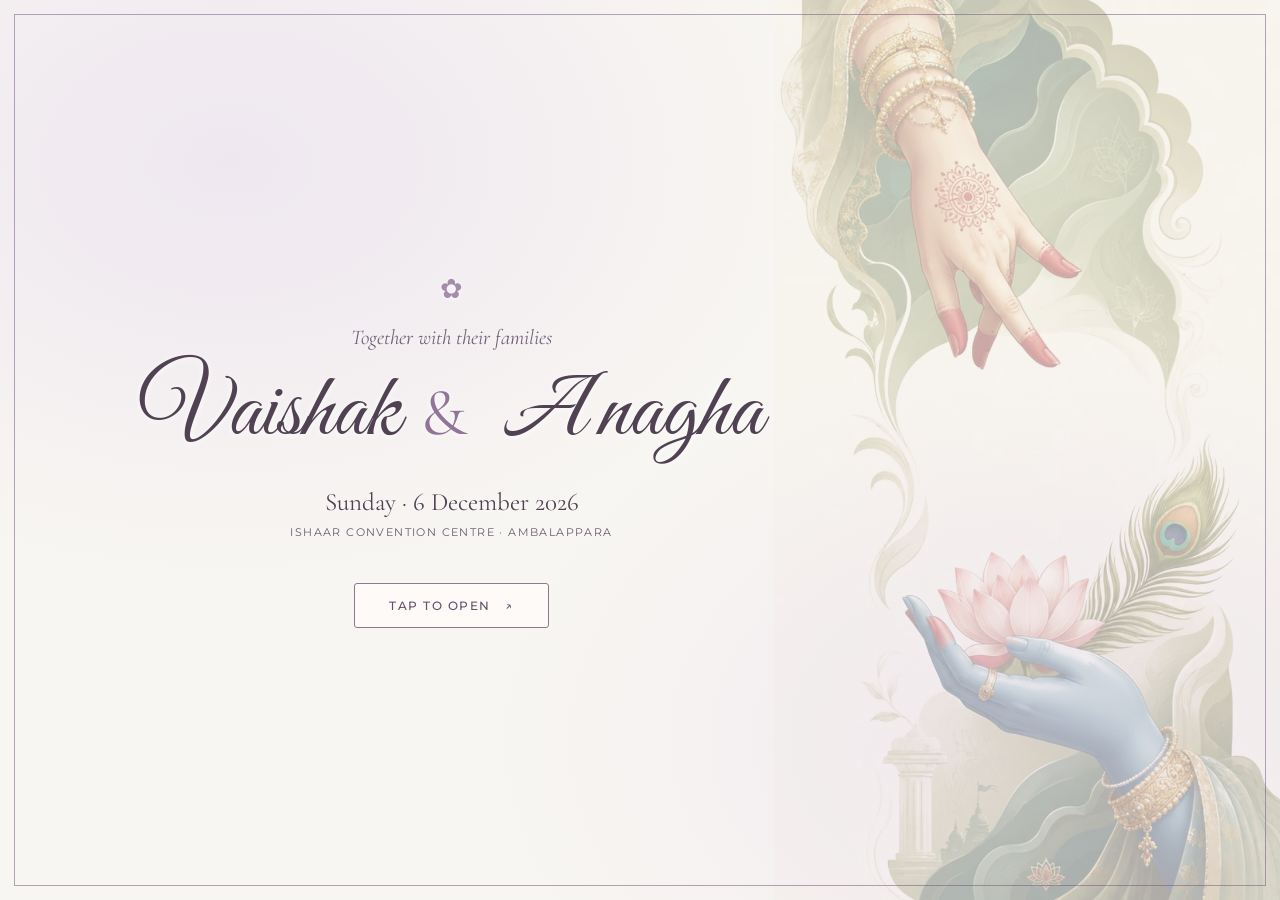
<file: index.html>
<!doctype html>
<html lang="en">
<head>
  <meta charset="utf-8">
  <meta name="viewport" content="width=device-width, initial-scale=1">
  <meta name="theme-color" content="#f8f6f2">
  <meta name="description" content="Wedding invitation of Vaishak and Anagha — 6 December 2026.">

  <title>Vaishak &amp; Anagha · Wedding</title>

  <link rel="preconnect" href="https://fonts.googleapis.com">
  <link rel="preconnect" href="https://fonts.gstatic.com" crossorigin>

  <link href="https://fonts.googleapis.com/css2?family=Cormorant+Garamond:wght@400;500;600;700&family=Great+Vibes&family=Italianno&family=Montserrat:wght@300;400;500;600&display=swap" rel="stylesheet">

  <link rel="stylesheet" href="style.css">
</head>

<body class="cover-body" data-music-page="cover">

  <main class="cover-shell">

    <img
      class="cover-watermark"
      src="images/radha-watermark-transparent.png"
      alt=""
      aria-hidden="true"
    >

    <div class="cover-border" aria-hidden="true"></div>

    <section class="cover-card">

      <div class="cover-ornament" aria-hidden="true">✿</div>

      <p class="cover-intro">Together with their families</p>

      <h1>
        Vaishak <span class="name-amp">&amp;</span>
        <span class="name-initial">A</span>nagha
      </h1>

      <p class="cover-date">Sunday · 6 December 2026</p>

      <p class="cover-place">
        Ishaar Convention Centre · Ambalappara
      </p>

      <a class="cover-open" href="invitation.html">
        Tap to Open <span aria-hidden="true">↗</span>
      </a>

    </section>

  </main>

  <script src="music.js"></script>

</body>
</html>
</file>
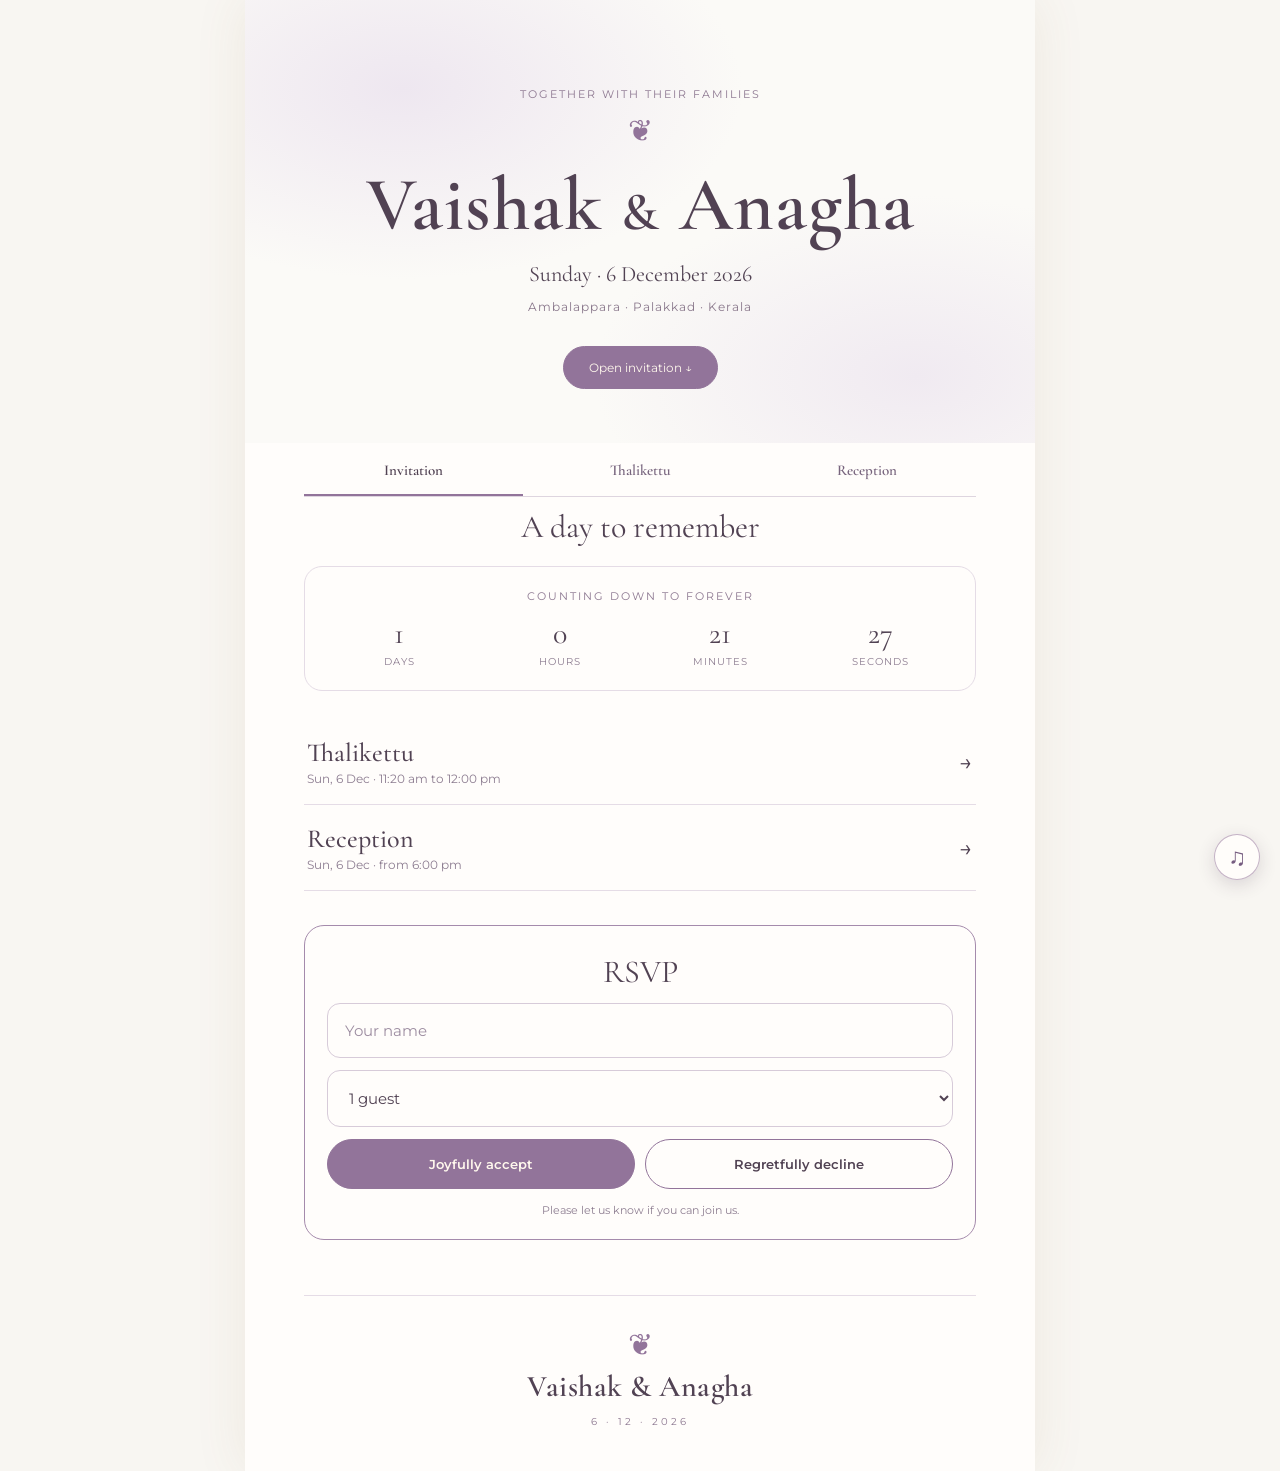
<file: invitation.html>
<!DOCTYPE html>
<html lang="en">

<head>
  <meta charset="utf-8">
  <meta name="viewport" content="width=device-width, initial-scale=1">
  <meta name="theme-color" content="#f5e7c9">

  <title>Wedding Invitation · Vaishak & Anagha</title>

  <!-- Google Fonts -->
  <link rel="preconnect" href="https://fonts.googleapis.com">
  <link rel="preconnect" href="https://fonts.gstatic.com" crossorigin>

  <link
    href="https://fonts.googleapis.com/css2?family=Cormorant+Garamond:wght@400;500;600;700&family=Great+Vibes&family=Montserrat:wght@300;400;500;600&display=swap"
    rel="stylesheet"
  >

  <!-- Main Stylesheet -->
  <link rel="stylesheet" href="style.css">
</head>

<body data-music-page="invitation">

  <main class="shell">

    <!-- Hero Section -->
    <header class="hero">

      <p class="eyebrow">Together with their families</p>

      <div class="ornament">❦</div>

      <h1>
        Vaishak <span>&amp;</span> Anagha
      </h1>

      <p class="hero-date">
        Sunday · 6 December 2026
      </p>

      <p class="hero-place">
        Ambalappara · Palakkad · Kerala
      </p>

      <a class="open-button" href="#invitation">
        Open invitation ↓
      </a>

    </header>


    <!-- Invitation Content -->
    <section id="invitation" class="content">

      <!-- Navigation -->
      <nav class="tabs">
        <a class="active" href="invitation.html">Invitation</a>
        <a href="thalikettu.html">Thalikettu</a>
        <a href="reception.html">Reception</a>
      </nav>


      <!-- Page Heading -->
      <h2 class="page-heading">
        A day to remember
      </h2>


      <!-- Countdown -->
      <section class="countdown">

        <p class="eyebrow">Counting down to forever</p>

        <div id="countdown" class="count-grid">

          <div>
            <strong>—</strong>
            <small>Days</small>
          </div>

          <div>
            <strong>—</strong>
            <small>Hours</small>
          </div>

          <div>
            <strong>—</strong>
            <small>Minutes</small>
          </div>

          <div>
            <strong>—</strong>
            <small>Seconds</small>
          </div>

        </div>

      </section>


      <!-- Wedding Events -->
      <section class="event-list">

        <a class="event-link" href="thalikettu.html">

          <span>
            <strong>Thalikettu</strong>
            <small>Sun, 6 Dec · 11:20 am to 12:00 pm</small>
          </span>

          <b>→</b>

        </a>


        <a class="event-link" href="reception.html">

          <span>
            <strong>Reception</strong>
            <small>Sun, 6 Dec · from 6:00 pm</small>
          </span>

          <b>→</b>

        </a>

      </section>


      <!-- RSVP Section -->
      <section class="rsvp" id="rsvp">

        <h2>RSVP</h2>

        <form id="rsvpForm">

          <input
            id="guestName"
            type="text"
            placeholder="Your name"
            aria-label="Your name"
            required
          >

          <select id="guestCount" aria-label="Number of guests">

            <option value="1">1 guest</option>
            <option value="2">2 guests</option>
            <option value="3">3 guests</option>
            <option value="4">4 guests</option>
            <option value="5">5 guests</option>
            <option value="6">6 guests</option>
            <option value="7">7 guests</option>
            <option value="8">8 guests</option>
            <option value="9">9 guests</option>
            <option value="10">10 guests</option>

          </select>


          <!-- RSVP Buttons -->
          <div class="rsvp-actions">

            <button
              type="submit"
              class="accept"
              value="accept"
            >
              Joyfully accept
            </button>

            <button
              type="button"
              class="decline"
              id="decline"
            >
              Regretfully decline
            </button>

          </div>


          <!-- RSVP Status Message -->
          <p
            class="form-note"
            id="rsvpMessage"
            aria-live="polite"
          >
            Please let us know if you can join us.
          </p>

        </form>

      </section>


      <!-- Footer -->
      <footer>

        <span>❦</span>

        <p>Vaishak &amp; Anagha</p>

        <small>6 · 12 · 2026</small>

      </footer>

    </section>

  </main>


  <!-- JavaScript Files -->
  <script src="music.js"></script>
  <script src="script.js"></script>

</body>
</html>
</file>
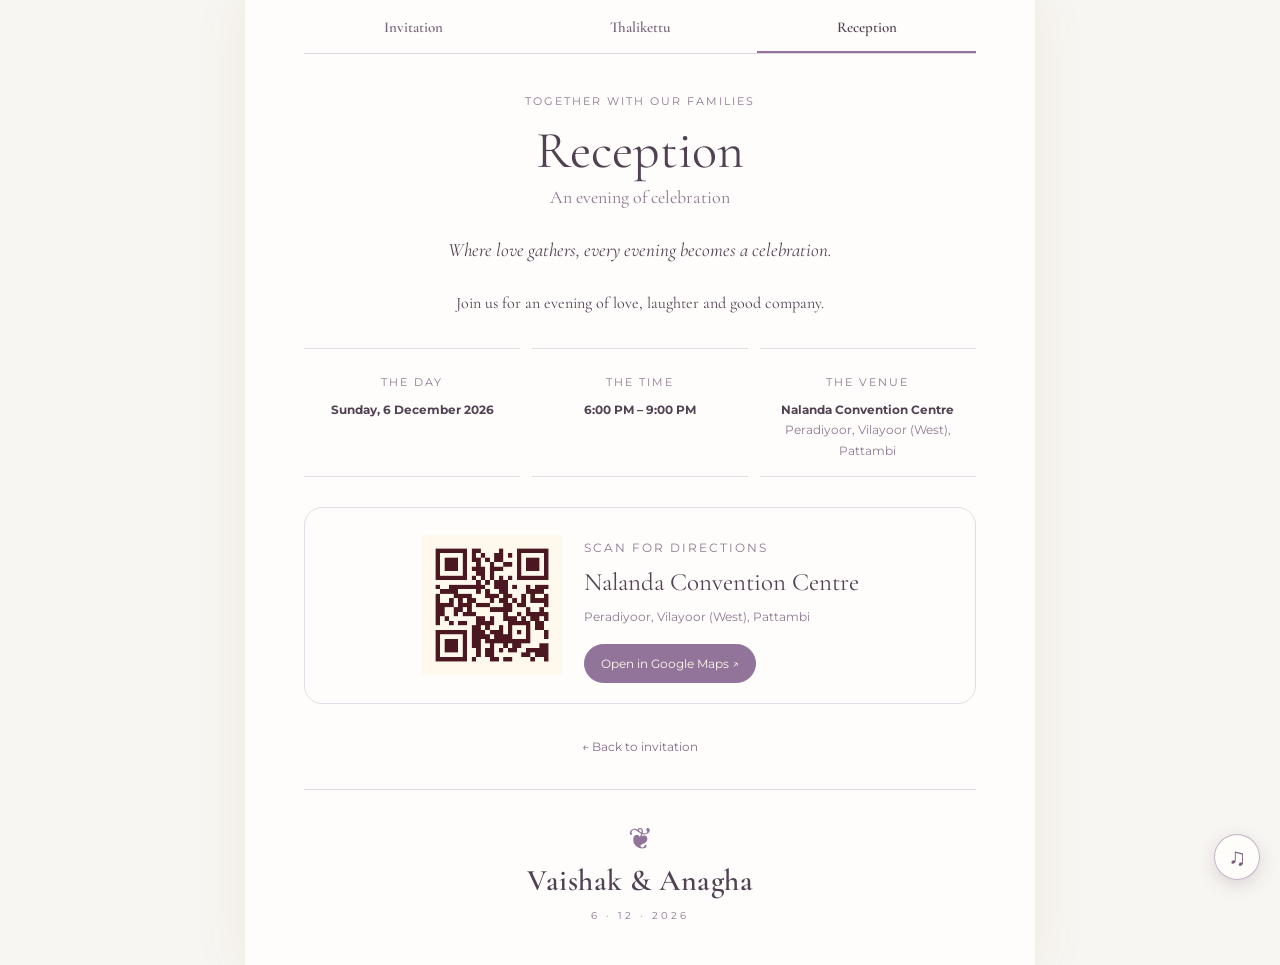
<file: reception.html>
<!doctype html>
<html lang="en">
<head>
  <meta charset="utf-8">
  <meta name="viewport" content="width=device-width,initial-scale=1">
  <meta name="theme-color" content="#f5e7c9">

  <title>Reception · Vaishak & Anagha</title>

  <link rel="preconnect" href="https://fonts.googleapis.com">
  <link rel="preconnect" href="https://fonts.gstatic.com" crossorigin>

  <link href="https://fonts.googleapis.com/css2?family=Cormorant+Garamond:wght@400;500;600;700&family=Great+Vibes&family=Montserrat:wght@300;400;500;600&display=swap" rel="stylesheet">

  <link rel="stylesheet" href="style.css">
</head>

<body data-music-page="reception">

  <main class="shell">
    <section class="content detail-page">

      <nav class="tabs">
        <a href="invitation.html">Invitation</a>
        <a href="thalikettu.html">Thalikettu</a>
        <a class="active" href="reception.html">Reception</a>
      </nav>

      <p class="eyebrow">Together with our families</p>

      <h1 class="detail-title">Reception</h1>

      <p class="subheading">An evening of celebration</p>

      <blockquote>
        Where love gathers, every evening becomes a celebration.
      </blockquote>

      <p class="intro-copy">
        Join us for an evening of love, laughter and good company.
      </p>

      <div class="details">

        <div>
          <p class="eyebrow">The day</p>
          <strong>Sunday, 6 December 2026</strong>
        </div>

        <div>
          <p class="eyebrow">The time</p>
          <strong>6:00 PM – 9:00 PM</strong>
        </div>

        <div>
          <p class="eyebrow">The venue</p>
          <strong>Nalanda Convention Centre</strong>
          <small>Peradiyoor, Vilayoor (West), Pattambi</small>
        </div>

      </div>

      <div class="location-card">

        <img
          src="reception-qr.png"
          alt="QR code for reception venue directions"
        >

        <div>
          <p class="eyebrow">Scan for directions</p>

          <h2>Nalanda Convention Centre</h2>

          <p>Peradiyoor, Vilayoor (West), Pattambi</p>

          <a
            class="map-button"
            target="_blank"
            rel="noreferrer"
            href="https://g.co/kgs/iHGcPPH"
          >
            Open in Google Maps ↗
          </a>
        </div>

      </div>

    

      <a class="back-link" href="invitation.html">
        ← Back to invitation
      </a>

      <footer>
        <span>❦</span>
        <p>Vaishak &amp; Anagha</p>
        <small>6 · 12 · 2026</small>
      </footer>

    </section>
  </main>

  <script src="music.js"></script>

</body>
</html>
</file>
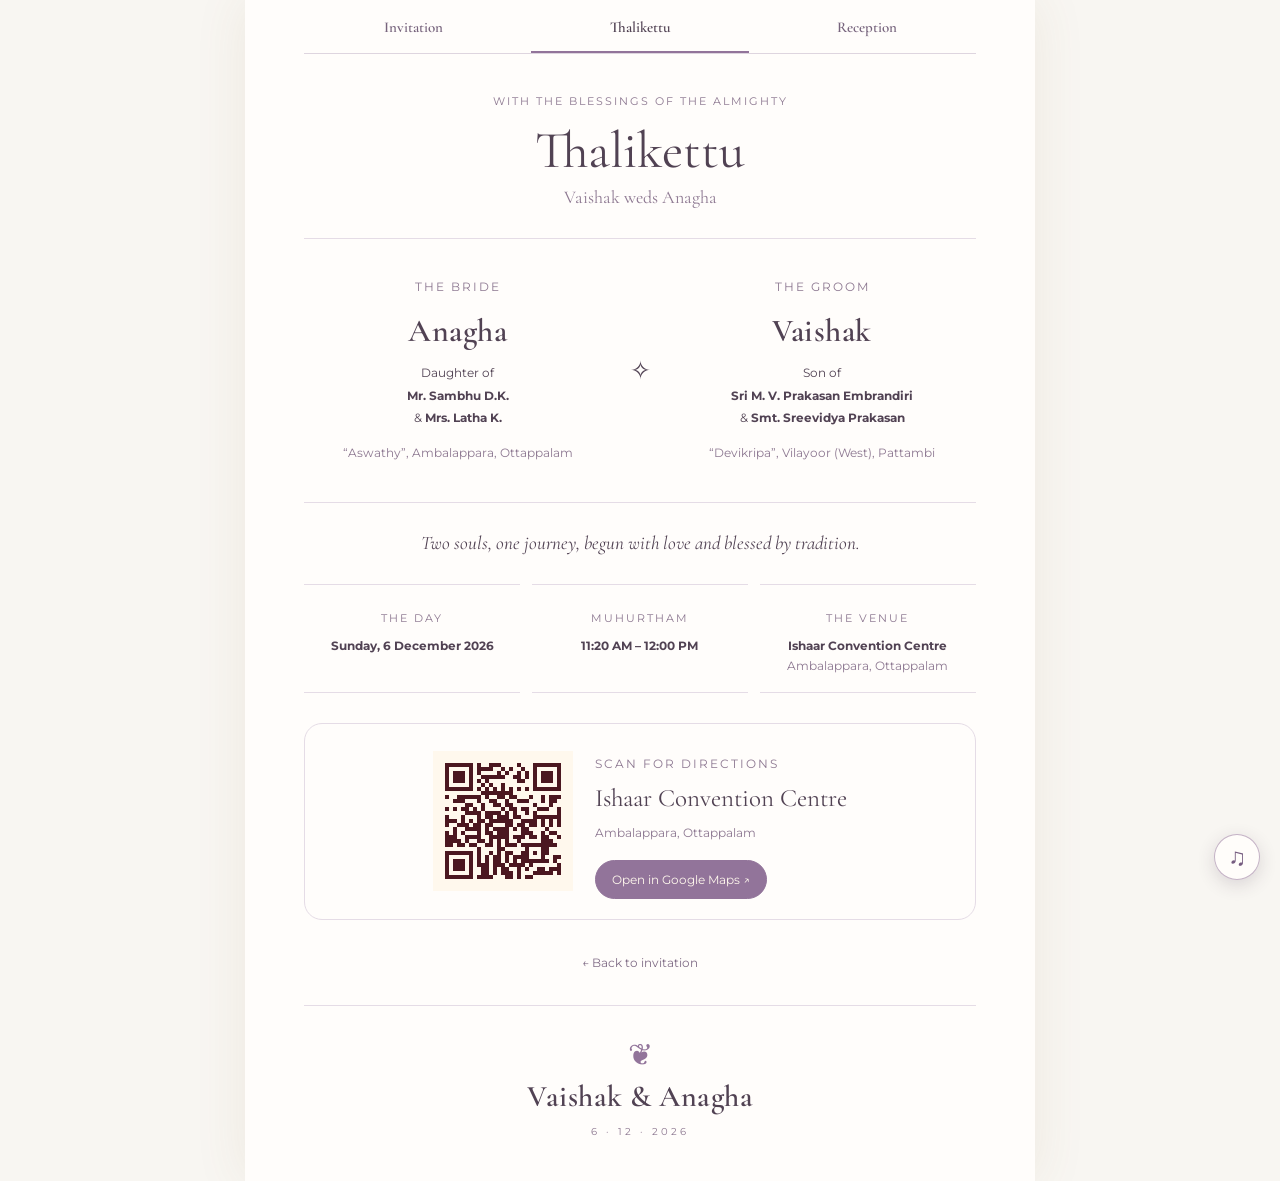
<file: thalikettu.html>
<!DOCTYPE html>
<html lang="en">

<head>
  <meta charset="utf-8">
  <meta name="viewport" content="width=device-width, initial-scale=1">
  <meta name="theme-color" content="#f5e7c9">

  <title>Thalikettu · Vaishak & Anagha</title>

  <!-- Google Fonts -->
  <link rel="preconnect" href="https://fonts.googleapis.com">
  <link rel="preconnect" href="https://fonts.gstatic.com" crossorigin>

  <link
    href="https://fonts.googleapis.com/css2?family=Cormorant+Garamond:wght@400;500;600;700&family=Great+Vibes&family=Montserrat:wght@300;400;500;600&display=swap"
    rel="stylesheet"
  >

  <!-- Main Stylesheet -->
  <link rel="stylesheet" href="style.css">
</head>

<body data-music-page="thalikettu">

  <main class="shell">

    <section class="content detail-page">

      <!-- Navigation -->
      <nav class="tabs">
        <a href="invitation.html">Invitation</a>
        <a class="active" href="thalikettu.html">Thalikettu</a>
        <a href="reception.html">Reception</a>
      </nav>


      <!-- Page Heading -->
      <p class="eyebrow">With the blessings of the Almighty</p>

      <h1 class="detail-title">Thalikettu</h1>

      <p class="subheading">Vaishak weds Anagha</p>


      <!-- Bride and Groom Details -->
      <div class="couple-grid">

        <!-- Bride -->
        <article>

          <p class="eyebrow">The Bride</p>

          <h2>Anagha</h2>

          <p>
            Daughter of<br>
            <strong>Mr. Sambhu D.K.</strong><br>
            &amp; <strong>Mrs. Latha K.</strong>
          </p>

          <p class="family-note">
            “Aswathy”, Ambalappara, Ottappalam
          </p>

        </article>


        <!-- Decorative Symbol -->
        <div class="ampersand">✧</div>


        <!-- Groom -->
        <article>

          <p class="eyebrow">The Groom</p>

          <h2>Vaishak</h2>

          <p>
            Son of<br>
            <strong>Sri M. V. Prakasan Embrandiri</strong><br>
            &amp; <strong>Smt. Sreevidya Prakasan</strong>
          </p>

          <p class="family-note">
            “Devikripa”, Vilayoor (West), Pattambi
          </p>

        </article>

      </div>


      <!-- Wedding Quote -->
      <blockquote>
        Two souls, one journey, begun with love and blessed by tradition.
      </blockquote>


      <!-- Wedding Details -->
      <div class="details">

        <div>
          <p class="eyebrow">The day</p>
          <strong>Sunday, 6 December 2026</strong>
        </div>

        <div>
          <p class="eyebrow">Muhurtham</p>
          <strong>11:20 AM – 12:00 PM</strong>
        </div>

        <div>
          <p class="eyebrow">The venue</p>
          <strong>Ishaar Convention Centre</strong>
          <small>Ambalappara, Ottappalam</small>
        </div>

      </div>


      <!-- Venue Location and QR Code -->
      <div class="location-card">

        <img
          src="wedding-qr.png"
          alt="QR code for wedding venue directions"
        >

        <div>

          <p class="eyebrow">Scan for directions</p>

          <h2>Ishaar Convention Centre</h2>

          <p>Ambalappara, Ottappalam</p>

          <a
            class="map-button"
            target="_blank"
            rel="noreferrer"
            href="https://maps.app.goo.gl/gLXvH3WCb1o5r4WE9"
          >
            Open in Google Maps ↗
          </a>

        </div>

      </div>


      <!-- Back Navigation -->
      <a class="back-link" href="invitation.html">
        ← Back to invitation
      </a>


      <!-- Footer -->
      <footer>

        <span>❦</span>

        <p>Vaishak &amp; Anagha</p>

        <small>6 · 12 · 2026</small>

      </footer>

    </section>

  </main>


  <!-- Music Script -->
  <script src="music.js"></script>

</body>
</html>
</file>
<file: style.css>
*{box-sizing:border-box}html{scroll-behavior:smooth}body{margin:0;background:#f8f6f2;color:#514253;font-family:Montserrat, sans-serif}.shell{width:min(100%,790px);min-height:100vh;margin:auto;background:#fffdfb;box-shadow:0 0 50px #8b6a3a18}.hero{text-align:center;padding:76px 24px 54px;background:radial-gradient(ellipse at 20% 20%,#eee7f0 0,transparent 38%),radial-gradient(ellipse at 85% 85%,#f0eaf1 0,transparent 34%),#fbfaf7}.eyebrow{font-size:11px;letter-spacing:2px;text-transform:uppercase;color:#8d7891}.ornament,footer span{font-size:30px;color:#92749a}.hero h1{font:600 clamp(48px,9vw,76px) 'Cormorant Garamond',serif;margin:10px 0;color:#514253;letter-spacing:1px}.hero h1 span{font-family:'Cormorant Garamond',serif;font-size:.7em}.hero-date{font:22px 'Cormorant Garamond',serif;margin:8px 0}.hero-place{font-size:12px;letter-spacing:1px;color:#89778b}.open-button,.map-button{display:inline-block;margin-top:20px;padding:13px 25px;border:1px solid #92749a;border-radius:30px;color:#fff8ed;background:#92749a;text-decoration:none;font-size:12px}.content{padding:0 7.5% 32px}.tabs{display:flex;justify-content:space-around;gap:8px;border-bottom:1px solid #ded5df;position:sticky;top:0;background:#fffdfb;z-index:2}.tabs a{flex:1;text-align:center;text-decoration:none;color:#77647d;padding:18px 4px 15px;font:600 15px 'Cormorant Garamond',serif;border-bottom:2px solid transparent}.tabs a.active{color:#514253;border-color:#92749a}.page-heading{text-align:center;font:32px 'Cormorant Garamond',serif;margin:10px 0 20px}.countdown{padding:22px 18px;text-align:center;border:1px solid #e5dce6;border-radius:18px;margin:0 0 28px}.countdown .eyebrow{margin:0 0 12px}.count-grid{display:grid;grid-template-columns:repeat(4,1fr);gap:8px}.count-grid div{display:grid;gap:3px}.count-grid strong{font:30px 'Cormorant Garamond',serif}.count-grid small{font-size:10px;color:#8d7d91;text-transform:uppercase;letter-spacing:1px}.event-list{margin:0 0 34px}.event-link{display:flex;align-items:center;justify-content:space-between;padding:18px 3px;border-bottom:1px solid #e5dce6;text-decoration:none;color:#514253}.event-link strong{display:block;font:26px 'Cormorant Garamond',serif;font-weight:500}.event-link small{display:block;margin-top:3px;color:#8d7d91;font-size:12px}.event-link b{font-size:23px;font-weight:400}.rsvp{border:1px solid #a58bac;border-radius:20px;padding:26px 22px 22px;margin:0 0 55px}.rsvp h2{text-align:center;font:32px 'Cormorant Garamond',serif;margin:0 0 12px}.rsvp input,.rsvp select{width:100%;padding:17px;border:1px solid #d7cbd9;border-radius:13px;background:transparent;color:#514253;font:15px Montserrat;margin:0 0 12px}.rsvp input::placeholder{color:#9c8ca0}.rsvp-actions{display:grid;grid-template-columns:1fr 1fr;gap:10px}.rsvp button{padding:16px 8px;border-radius:30px;border:1px solid #92749a;background:#92749a;color:#fff8ed;font:600 13px Montserrat;cursor:pointer}.rsvp button.decline{background:transparent;color:#514253}.form-note{text-align:center;font-size:11px;color:#8d7d91;min-height:14px;margin:14px 0 0}.detail-page{padding-top:0}.detail-page>.eyebrow{text-align:center;margin-top:40px}.detail-title{text-align:center;font:52px 'Cormorant Garamond',serif;margin:4px 0;color:#514253}.subheading{text-align:center;color:#8d7891;font:18px 'Cormorant Garamond',serif;margin:0 0 30px}.couple-grid{display:grid;grid-template-columns:1fr auto 1fr;gap:18px;text-align:center;padding:25px 0;border-top:1px solid #e5dce6;border-bottom:1px solid #e5dce6}.couple-grid h2{font:600 32px 'Cormorant Garamond',serif;margin:4px;letter-spacing:.5px}.couple-grid p{font-size:12px;line-height:1.9}.ampersand{align-self:center;font-size:25px}.family-note{color:#8d7891}.detail-page blockquote{text-align:center;font:italic 19px 'Cormorant Garamond',serif;margin:28px auto;max-width:500px}.details{display:grid;grid-template-columns:repeat(3,1fr);gap:12px;text-align:center;margin:30px 0}.details>div{padding:15px 8px;border-top:1px solid #e5dce6;border-bottom:1px solid #e5dce6}.details strong,.details small{display:block;font-size:12px;line-height:1.7}.details small{color:#8d7891}.location-card{display:flex;align-items:center;justify-content:center;gap:22px;padding:20px;border:1px solid #e5dce6;border-radius:18px;margin:25px 0}.location-card img{width:140px;height:140px;object-fit:contain}.location-card h2{font:25px 'Cormorant Garamond',serif;margin:4px 0}.location-card p{font-size:12px;color:#8d7891}.map-button{margin-top:8px;padding:11px 16px}.intro-copy{text-align:center;font:16px/1.8 'Cormorant Garamond',serif;max-width:550px;margin:auto}.closing{text-align:center;font:17px 'Cormorant Garamond',serif;line-height:1.8;margin:40px 0}.back-link{display:block;text-align:center;color:#806c86;text-decoration:none;font-size:12px;margin:35px}footer{text-align:center;padding:30px 0 10px;border-top:1px solid #e5dce6}footer p{font:600 30px 'Cormorant Garamond',serif;margin:5px;letter-spacing:.5px}footer small{font-size:10px;letter-spacing:3px;color:#8d7891}@media(max-width:560px){.hero{padding:58px 18px 42px}.content{padding-left:6%;padding-right:6%}.tabs a{font-size:13px}.rsvp{padding:22px 14px}.rsvp-actions{grid-template-columns:1fr}.details{grid-template-columns:1fr}.location-card{flex-direction:column;text-align:center}.location-card img{width:125px;height:125px}.couple-grid{gap:7px}.couple-grid p{font-size:10px}.detail-title{font-size:46px}}
/* Ivory and lavender invitation cover */
.cover-body{min-height:100vh;background:#f8f6f2;color:#514253}
.cover-shell{position:relative;isolation:isolate;display:grid;place-items:center;min-height:100vh;overflow:hidden;padding:34px 20px;background:radial-gradient(ellipse at 15% 15%,#eee7f0 0,transparent 38%),radial-gradient(ellipse at 90% 85%,#eee8f0 0,transparent 34%),#f8f6f2}
.cover-shell:before{content:"";position:absolute;inset:18px;border:1px solid #d9cddd;pointer-events:none;z-index:-1}
.cover-card{width:min(100%,650px);min-height:620px;display:flex;flex-direction:column;align-items:center;justify-content:center;text-align:center;padding:72px 28px;position:relative}
.cover-blessing{font:18px 'Cormorant Garamond',serif;color:#77677e;margin:0 0 36px}
.cover-ornament{font-size:27px;color:#a58bac;margin-bottom:22px}
.cover-intro{font:italic 21px 'Cormorant Garamond',serif;color:#817187;margin:0}
.cover-card h1{font:600 clamp(48px,9vw,72px) 'Cormorant Garamond',serif;color:#695775;letter-spacing:1px;margin:12px 0 22px}
.cover-card h1 span{font:400 .72em 'Cormorant Garamond',serif;color:#a58bac;margin:0 .12em}
.cover-date{font:24px 'Cormorant Garamond',serif;color:#62566b;margin:0 0 8px}
.cover-place{font:11px Montserrat,sans-serif;letter-spacing:1.4px;text-transform:uppercase;color:#8c7d91;margin:0}
.cover-open{display:inline-block;margin-top:48px;padding:13px 32px;border:1px solid #9d87a4;border-radius:2px;color:#6d5b75;text-decoration:none;font:500 12px Montserrat,sans-serif;letter-spacing:1.5px;text-transform:uppercase;transition:background .2s,color .2s}
.cover-open:hover{background:#92749a;color:#fff}
.cover-open span{margin-left:10px}
.cover-note{font:italic 16px 'Cormorant Garamond',serif;color:#9b8ca0;margin-top:35px}
.cover-flower{position:absolute;width:180px;height:300px;opacity:.55;pointer-events:none;background-repeat:no-repeat;background-size:contain}
.cover-flower-left{left:-22px;top:0;background-image:radial-gradient(ellipse at 40% 28%,#c8b2ce 0 7%,transparent 8%),radial-gradient(ellipse at 55% 35%,#bda4c4 0 6%,transparent 7%),radial-gradient(ellipse at 35% 43%,#d2c0d6 0 8%,transparent 9%),linear-gradient(125deg,transparent 48%,#9ba58b 49% 50%,transparent 51%)}
.cover-flower-right{right:-20px;bottom:0;transform:rotate(180deg);background-image:radial-gradient(ellipse at 40% 28%,#c8b2ce 0 7%,transparent 8%),radial-gradient(ellipse at 55% 35%,#bda4c4 0 6%,transparent 7%),radial-gradient(ellipse at 35% 43%,#d2c0d6 0 8%,transparent 9%),linear-gradient(125deg,transparent 48%,#9ba58b 49% 50%,transparent 51%)}
@media(max-width:560px){.cover-card{min-height:580px;padding:55px 16px}.cover-blessing{margin-bottom:25px}.cover-flower{width:125px;height:220px;opacity:.42}.cover-shell:before{inset:10px}}


/* User-selected floral Krishna cover background */
.cover-body{min-height:100vh;background:#f7f1e8;color:#514253}
.cover-shell{
  position:relative;isolation:isolate;display:grid;place-items:center;
  min-height:100svh;overflow:hidden;padding:34px 20px;
  background-image:radial-gradient(ellipse at 18% 16%,rgba(238,231,240,.88) 0,transparent 40%),radial-gradient(ellipse at 86% 82%,rgba(238,232,240,.78) 0,transparent 38%);
  background-color:#f8f6f2;
}
.cover-shell:before{content:"";position:absolute;inset:14px;border:1px solid rgba(143,119,151,.48);pointer-events:none;z-index:1}
.cover-card{position:relative;z-index:2;width:min(100%,650px);min-height:650px;display:flex;flex-direction:column;align-items:center;justify-content:center;text-align:center;padding:70px 28px}
.cover-blessing{font:18px 'Cormorant Garamond',serif;color:#77677e;margin:0 0 30px;text-shadow:0 1px 5px rgba(255,255,255,.9)}
.cover-ornament{font-size:25px;color:#a58bac;margin-bottom:18px;text-shadow:0 1px 5px rgba(255,255,255,.9)}
.cover-intro{font:italic 21px 'Cormorant Garamond',serif;color:#71617a;margin:0;text-shadow:0 1px 6px rgba(255,255,255,.95)}
.cover-card h1{font:600 clamp(48px,9vw,72px) 'Cormorant Garamond',serif;color:#514253;letter-spacing:1px;margin:12px 0 22px;text-shadow:0 1px 7px rgba(255,255,255,.96)}
.cover-card h1 span{font:400 .72em 'Cormorant Garamond',serif;color:#92749a;margin:0 .12em}
.cover-date{font:24px 'Cormorant Garamond',serif;color:#514253;margin:0 0 8px;text-shadow:0 1px 6px rgba(255,255,255,.95)}
.cover-place{font:11px Montserrat,sans-serif;letter-spacing:1.4px;text-transform:uppercase;color:#695b70;margin:0;text-shadow:0 1px 6px rgba(255,255,255,.95)}
.cover-open{display:inline-block;margin-top:42px;padding:13px 32px;border:1px solid #8d7891;border-radius:2px;background:rgba(255,252,248,.72);color:#62516d;text-decoration:none;font:500 12px Montserrat,sans-serif;letter-spacing:1.5px;text-transform:uppercase;transition:background .2s,color .2s}
.cover-open:hover{background:#92749a;color:#fff}
.cover-open span{margin-left:10px}
.cover-note{font:italic 16px 'Cormorant Garamond',serif;color:#77677e;margin-top:28px;text-shadow:0 1px 6px rgba(255,255,255,.95)}
.cover-flower{display:none}
@media(max-width:560px){
 .cover-shell{background-position:center center;padding:22px 16px}
 .cover-shell:before{inset:9px}
 .cover-card{min-height:90svh;padding:48px 12px}
 .cover-card h1{font-size:clamp(42px,11vw,62px)}
}


/* ===== Final cover: full-height Radha–Krishna side watermark ===== */
.cover-body{min-height:100vh;background:#f8f6f2}
.cover-shell{
  position:relative;isolation:isolate;display:flex;align-items:stretch;justify-content:flex-start;
  min-height:100vh;min-height:100svh;overflow:hidden;padding:0 2.5%;
  background:radial-gradient(ellipse at 18% 18%,#eee7f0 0,transparent 40%),
             radial-gradient(ellipse at 82% 82%,#f0eaf1 0,transparent 38%),#f8f6f2;
}
.cover-border{position:absolute;inset:14px;border:1px solid rgba(143,119,151,.36);pointer-events:none;z-index:4}
.cover-watermark{
  position:absolute;top:0;right:0;height:100%;width:auto;max-width:46%;
  object-fit:contain;object-position:right center;
  opacity:.34;mix-blend-mode:multiply;pointer-events:none;z-index:1;
}
.cover-card{
  position:relative;z-index:2;width:min(69%,960px);min-height:100vh;min-height:100svh;
  margin:0 auto 0 0;padding:64px 24px;display:flex;flex-direction:column;
  align-items:center;justify-content:center;text-align:center;
}
.cover-blessing{font:18px 'Cormorant Garamond',serif;color:#77677e;margin:0 0 30px;text-shadow:0 1px 5px rgba(255,255,255,.78)}
.cover-ornament{font-size:27px;color:#a58bac;margin-bottom:20px}
.cover-intro{font:italic 21px 'Cormorant Garamond',serif;color:#71617a;margin:0;text-shadow:0 1px 5px rgba(255,255,255,.86)}
.cover-card h1{font:400 clamp(58px,7.2vw,100px) 'Great Vibes',cursive;color:#514253;letter-spacing:0;margin:14px 0 24px;line-height:1.08;text-shadow:0 1px 6px rgba(255,255,255,.9)}
.cover-card h1 .name-amp{font:400 .72em 'Cormorant Garamond',serif;color:#92749a;margin:0 .08em}
.cover-card h1 .name-initial{font:400 1.18em 'Italianno',cursive;color:#514253;display:inline-block;line-height:.8;vertical-align:baseline}
.cover-date{font:25px 'Cormorant Garamond',serif;color:#514253;margin:0 0 8px;text-shadow:0 1px 6px rgba(255,255,255,.92)}
.cover-place{font:11px Montserrat,sans-serif;letter-spacing:1.4px;text-transform:uppercase;color:#695b70;margin:0;text-shadow:0 1px 6px rgba(255,255,255,.92)}
.cover-open{display:inline-block;margin-top:44px;padding:14px 34px;border:1px solid #8d7891;border-radius:3px;background:rgba(255,253,250,.72);color:#62516d;text-decoration:none;font:500 12px Montserrat,sans-serif;letter-spacing:1.5px;text-transform:uppercase;transition:background .2s,color .2s}
.cover-open:hover{background:#92749a;color:#fff}
.cover-open span{margin-left:10px}
.cover-note{font:italic 17px 'Cormorant Garamond',serif;color:#77677e;margin:30px 0 0;text-shadow:0 1px 6px rgba(255,255,255,.92)}
@media(max-width:700px){
  .cover-shell{padding:0 12px;}
  .cover-border{inset:9px}
  .cover-watermark{height:100%;max-width:56%;right:-4%;opacity:.22;}
  .cover-card{width:100%;min-height:100vh;min-height:100svh;padding:52px 12px;}
  .cover-card h1{font-size:clamp(54px,11vw,76px);}
  .cover-blessing{font-size:16px;margin-bottom:24px}
  .cover-intro{font-size:19px}
  .cover-date{font-size:22px}
  .cover-place{max-width:90%;font-size:9px;letter-spacing:1px}
  .cover-open{margin-top:34px}
  .cover-note{font-size:15px;margin-top:25px}
}
@media(max-width:390px){.cover-watermark{max-width:62%;opacity:.17}.cover-card h1{font-size:52px}}


/* ===== Final cover: full-height Radha–Krishna side watermark ===== */
.cover-body{min-height:100vh;background:#f8f6f2}
.cover-shell{
  position:relative;isolation:isolate;display:flex;align-items:stretch;justify-content:flex-start;
  min-height:100vh;min-height:100svh;overflow:hidden;padding:0 2.5%;
  background:radial-gradient(ellipse at 18% 18%,#eee7f0 0,transparent 40%),
             radial-gradient(ellipse at 82% 82%,#f0eaf1 0,transparent 38%),#f8f6f2;
}
.cover-border{position:absolute;inset:14px;border:1px solid rgba(143,119,151,.36);pointer-events:none;z-index:4}
.cover-watermark{
  position:absolute;top:0;right:0;height:100%;width:auto;max-width:46%;
  object-fit:contain;object-position:right center;
  opacity:.34;mix-blend-mode:multiply;pointer-events:none;z-index:1;
}
.cover-card{
  position:relative;z-index:2;width:min(69%,960px);min-height:100vh;min-height:100svh;
  margin:0 auto 0 0;padding:64px 24px;display:flex;flex-direction:column;
  align-items:center;justify-content:center;text-align:center;
}
.cover-blessing{font:18px 'Cormorant Garamond',serif;color:#77677e;margin:0 0 30px;text-shadow:0 1px 5px rgba(255,255,255,.78)}
.cover-ornament{font-size:27px;color:#a58bac;margin-bottom:20px}
.cover-intro{font:italic 21px 'Cormorant Garamond',serif;color:#71617a;margin:0;text-shadow:0 1px 5px rgba(255,255,255,.86)}
.cover-card h1{font:400 clamp(58px,7.2vw,100px) 'Great Vibes',cursive;color:#514253;letter-spacing:0;margin:14px 0 24px;line-height:1.08;text-shadow:0 1px 6px rgba(255,255,255,.9)}
.cover-card h1 .name-amp{font:400 .72em 'Cormorant Garamond',serif;color:#92749a;margin:0 .08em}
.cover-card h1 .name-initial{font:400 1.18em 'Italianno',cursive;color:#514253;display:inline-block;line-height:.8;vertical-align:baseline}
.cover-date{font:25px 'Cormorant Garamond',serif;color:#514253;margin:0 0 8px;text-shadow:0 1px 6px rgba(255,255,255,.92)}
.cover-place{font:11px Montserrat,sans-serif;letter-spacing:1.4px;text-transform:uppercase;color:#695b70;margin:0;text-shadow:0 1px 6px rgba(255,255,255,.92)}
.cover-open{display:inline-block;margin-top:44px;padding:14px 34px;border:1px solid #8d7891;border-radius:3px;background:rgba(255,253,250,.72);color:#62516d;text-decoration:none;font:500 12px Montserrat,sans-serif;letter-spacing:1.5px;text-transform:uppercase;transition:background .2s,color .2s}
.cover-open:hover{background:#92749a;color:#fff}
.cover-open span{margin-left:10px}
.cover-note{font:italic 17px 'Cormorant Garamond',serif;color:#77677e;margin:30px 0 0;text-shadow:0 1px 6px rgba(255,255,255,.92)}
@media(max-width:700px){
  .cover-shell{padding:0 12px;}
  .cover-border{inset:9px}
  .cover-watermark{height:100%;max-width:56%;right:-4%;opacity:.22;}
  .cover-card{width:100%;min-height:100vh;min-height:100svh;padding:52px 12px;}
  .cover-card h1{font-size:clamp(54px,11vw,76px);}
  .cover-blessing{font-size:16px;margin-bottom:24px}
  .cover-intro{font-size:19px}
  .cover-date{font-size:22px}
  .cover-place{max-width:90%;font-size:9px;letter-spacing:1px}
  .cover-open{margin-top:34px}
  .cover-note{font-size:15px;margin-top:25px}
}
@media(max-width:390px){.cover-watermark{max-width:62%;opacity:.17}.cover-card h1{font-size:52px}}


/* Subtle persistent background-music control */
.music-toggle{
  position:fixed;right:20px;bottom:20px;z-index:20;width:46px;height:46px;
  display:grid;place-items:center;border:1px solid rgba(146,116,154,.55);border-radius:50%;
  background:rgba(255,253,250,.94);color:#765d80;box-shadow:0 5px 18px rgba(65,45,70,.16);
  font:24px 'Cormorant Garamond',serif;cursor:pointer;backdrop-filter:blur(8px);
}
.music-toggle:focus-visible{outline:3px solid #b49abc;outline-offset:3px}
.music-toggle.music-needs-tap{animation:music-pulse 1.8s ease-in-out infinite}
@keyframes music-pulse{0%,100%{box-shadow:0 5px 18px rgba(65,45,70,.16)}50%{box-shadow:0 5px 18px rgba(146,116,154,.42),0 0 0 7px rgba(146,116,154,.10)}}
@media(max-width:560px){.music-toggle{right:14px;bottom:14px;width:43px;height:43px}}

/* ===== Mobile cover fix: name on one line + full-bleed artwork (no cropped box) ===== */
@media(max-width:700px){
  .cover-watermark{left:0;right:0;width:100%;height:100%;max-width:none;object-fit:cover;object-position:center center;opacity:.4}
  .cover-card h1{font-size:11.5vw;white-space:nowrap;margin:12px 0 22px}
}
</file>
